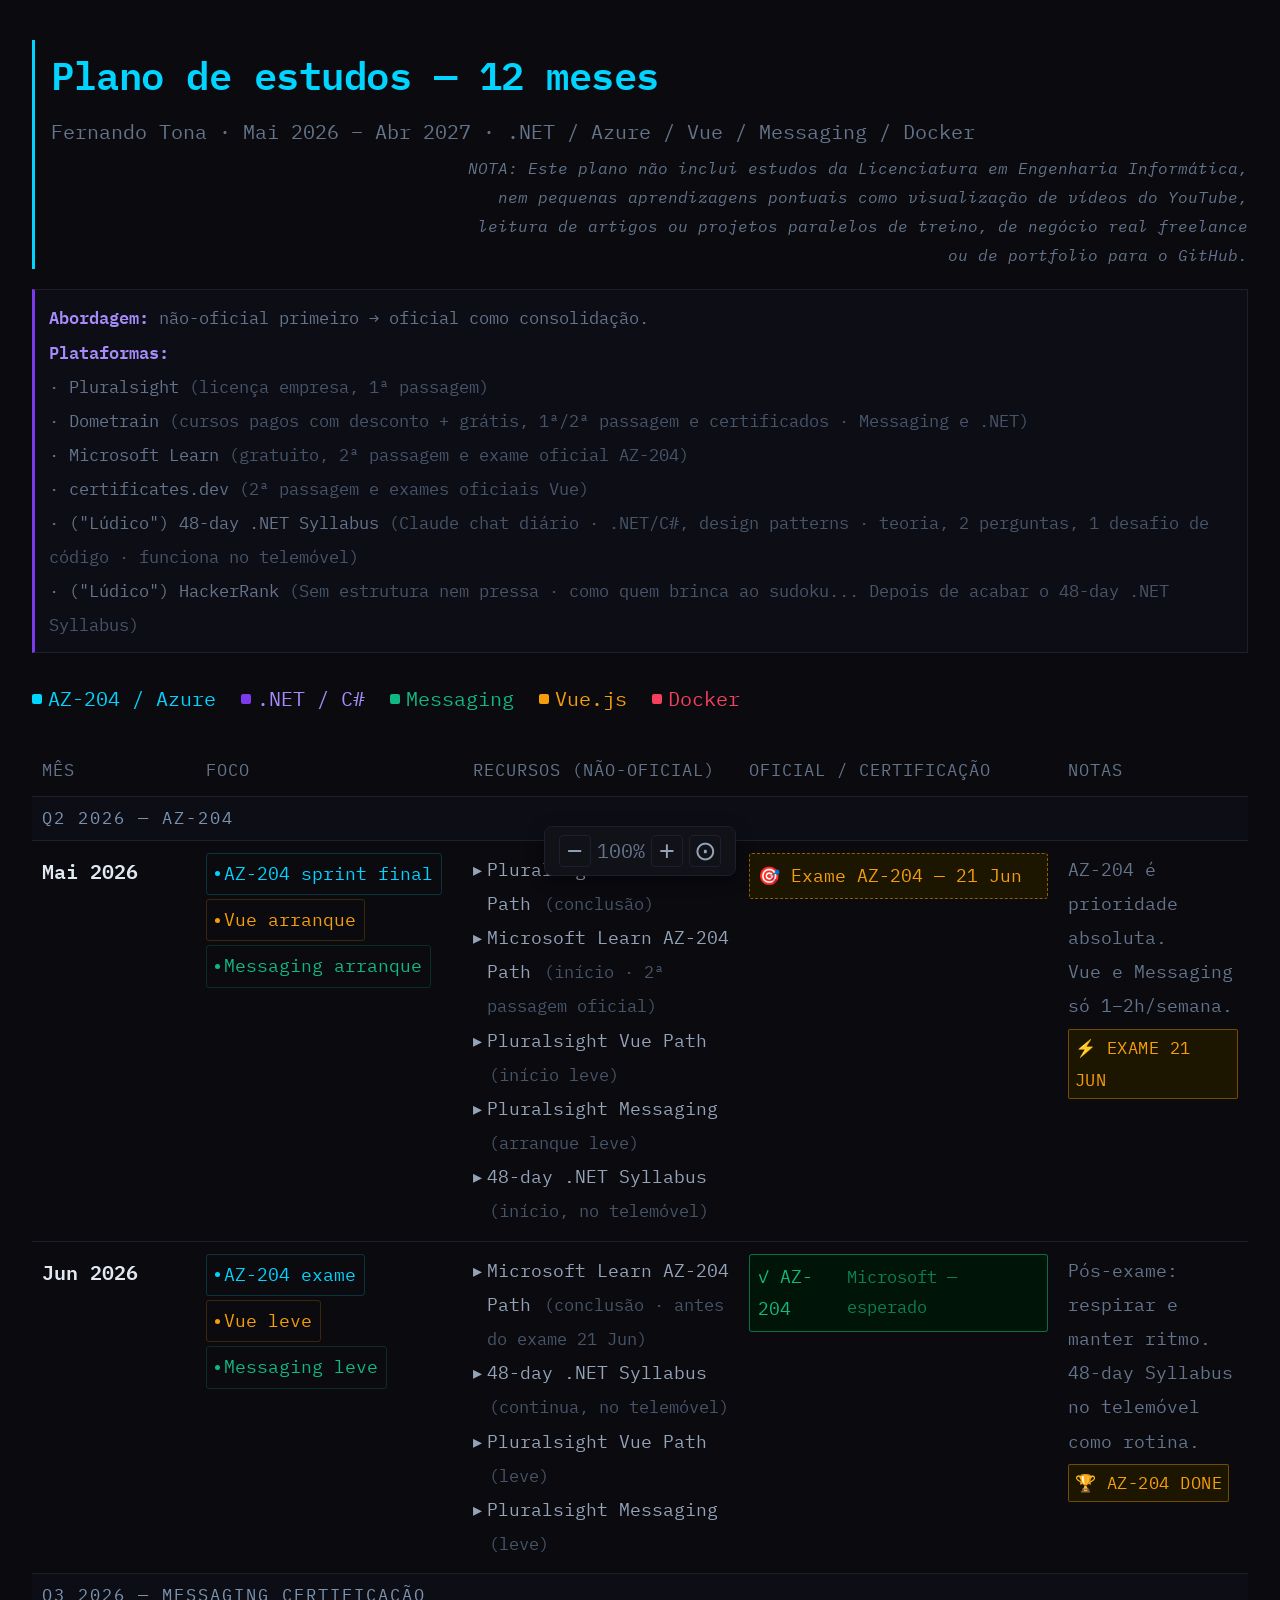
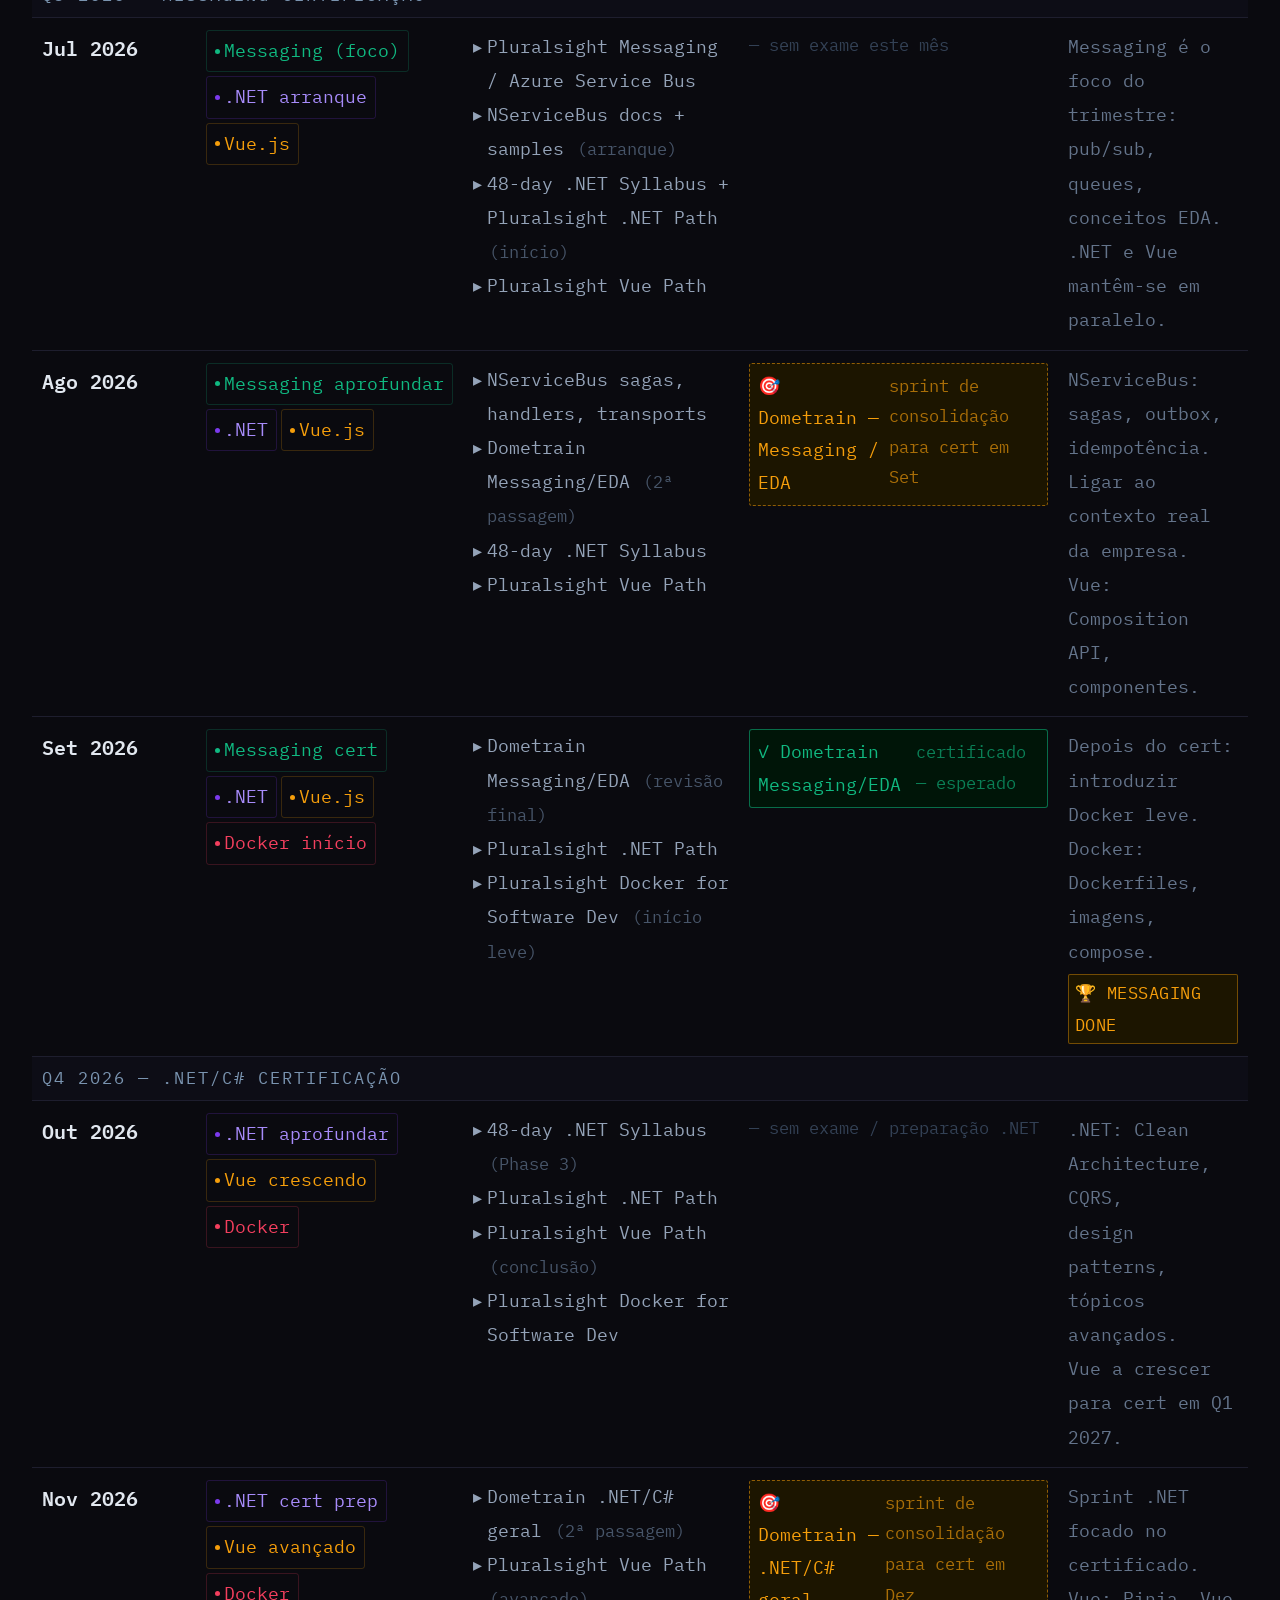
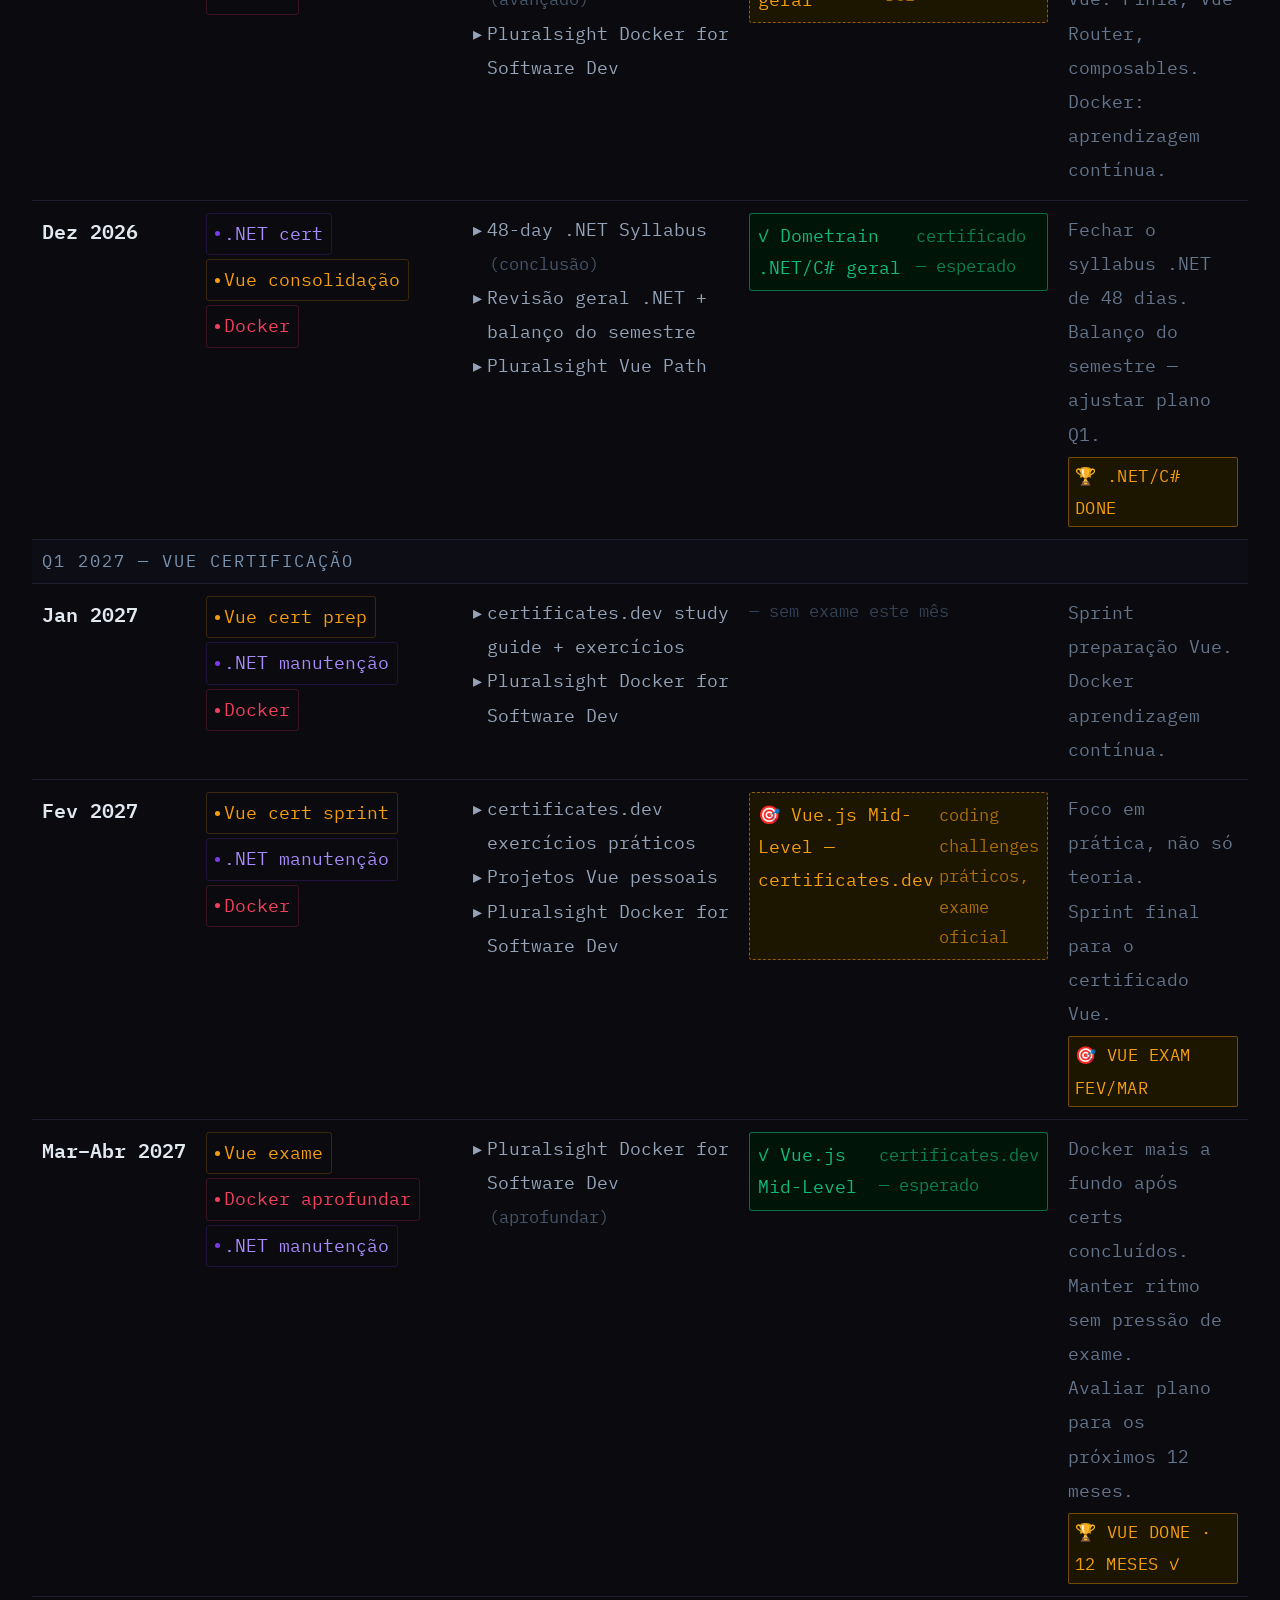
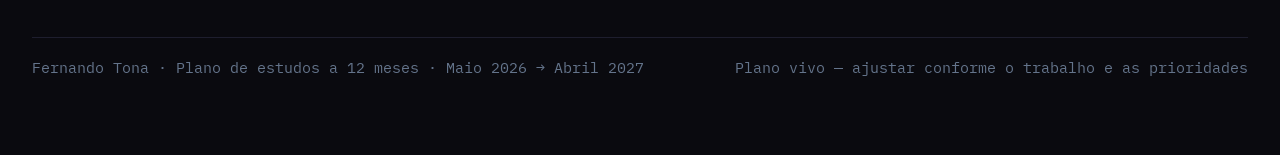
<file: index.html>
<!doctype html>
<html lang="pt">
  <head>
    <meta charset="UTF-8" />
    <meta name="viewport" content="width=device-width, initial-scale=1.0" />
    <link rel="stylesheet" href="style.css" />
    <title>Plano de Estudos — 12 Meses</title>
  </head>
  <body>
    <div id="content">
      <header>
        <h1>Plano de estudos — 12 meses</h1>
        <p>
          Fernando Tona · Mai 2026 – Abr 2027 · .NET / Azure / Vue / Messaging /
          Docker
        </p>
        <p class="header-note">
          NOTA: Este plano não inclui estudos da Licenciatura em Engenharia
          Informática, <br />
          nem pequenas aprendizagens pontuais como visualização de vídeos do
          YouTube, <br />
          leitura de artigos ou projetos paralelos de treino, de negócio real
          freelance <br />
          ou de portfolio para o GitHub.
        </p>
      </header>

      <div id="approach" class="approach-box"></div>
      <div id="legend" class="legend"></div>

      <table>
        <thead>
          <tr>
            <th>Mês</th>
            <th>Foco</th>
            <th>Recursos (não-oficial)</th>
            <th>Oficial / Certificação</th>
            <th>Notas</th>
          </tr>
        </thead>
        <tbody></tbody>
      </table>
    </div>

    <footer>
      <span>
        Fernando Tona · Plano de estudos a 12 meses · Maio 2026 → Abril 2027
      </span>
      <span>Plano vivo — ajustar conforme o trabalho e as prioridades</span>
    </footer>

    <div id="zoom-controls">
      <button id="zoom-out" title="Zoom out (Ctrl+scroll)">−</button>
      <span id="zoom-label">100%</span>
      <button id="zoom-in" title="Zoom in (Ctrl+scroll)">+</button>
      <button id="zoom-reset" title="Reset zoom">⊙</button>
    </div>

    <script src="data.js" defer></script>
    <script src="app.js" defer></script>
  </body>
</html>
</file>
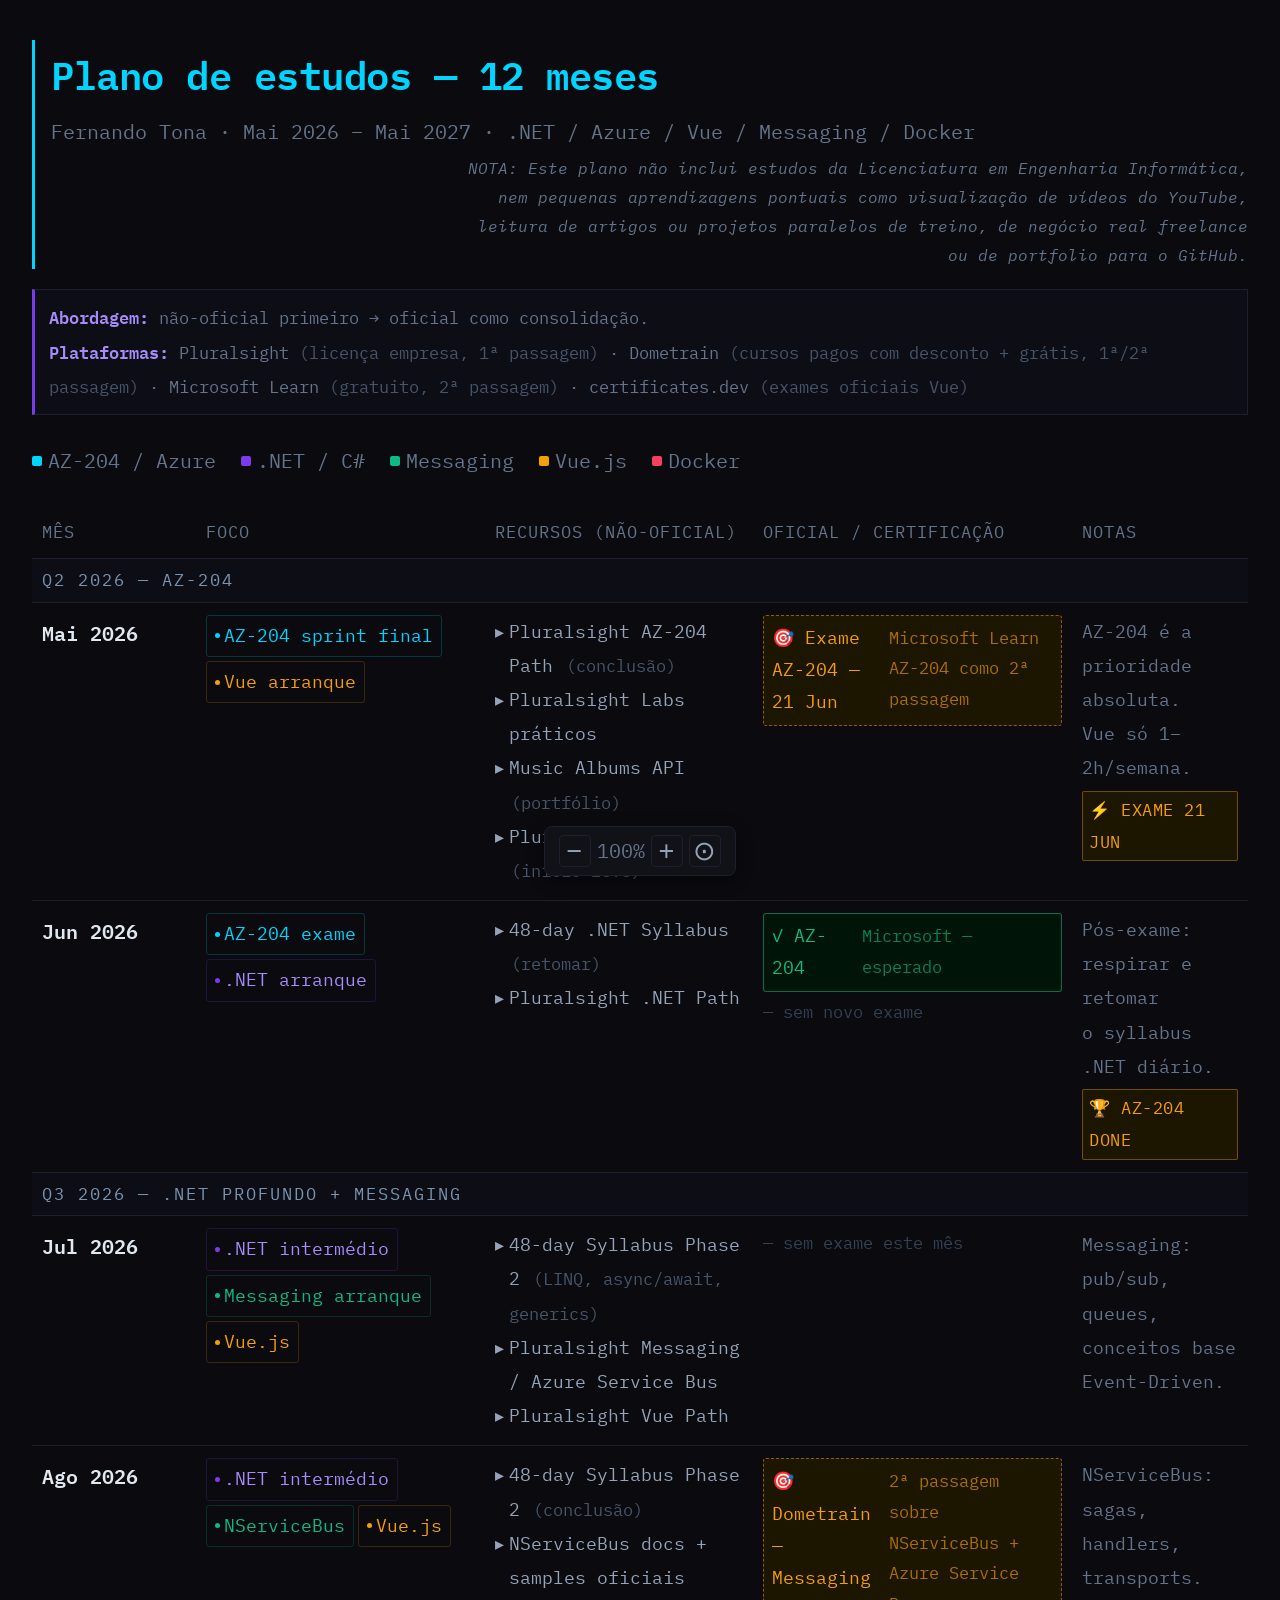
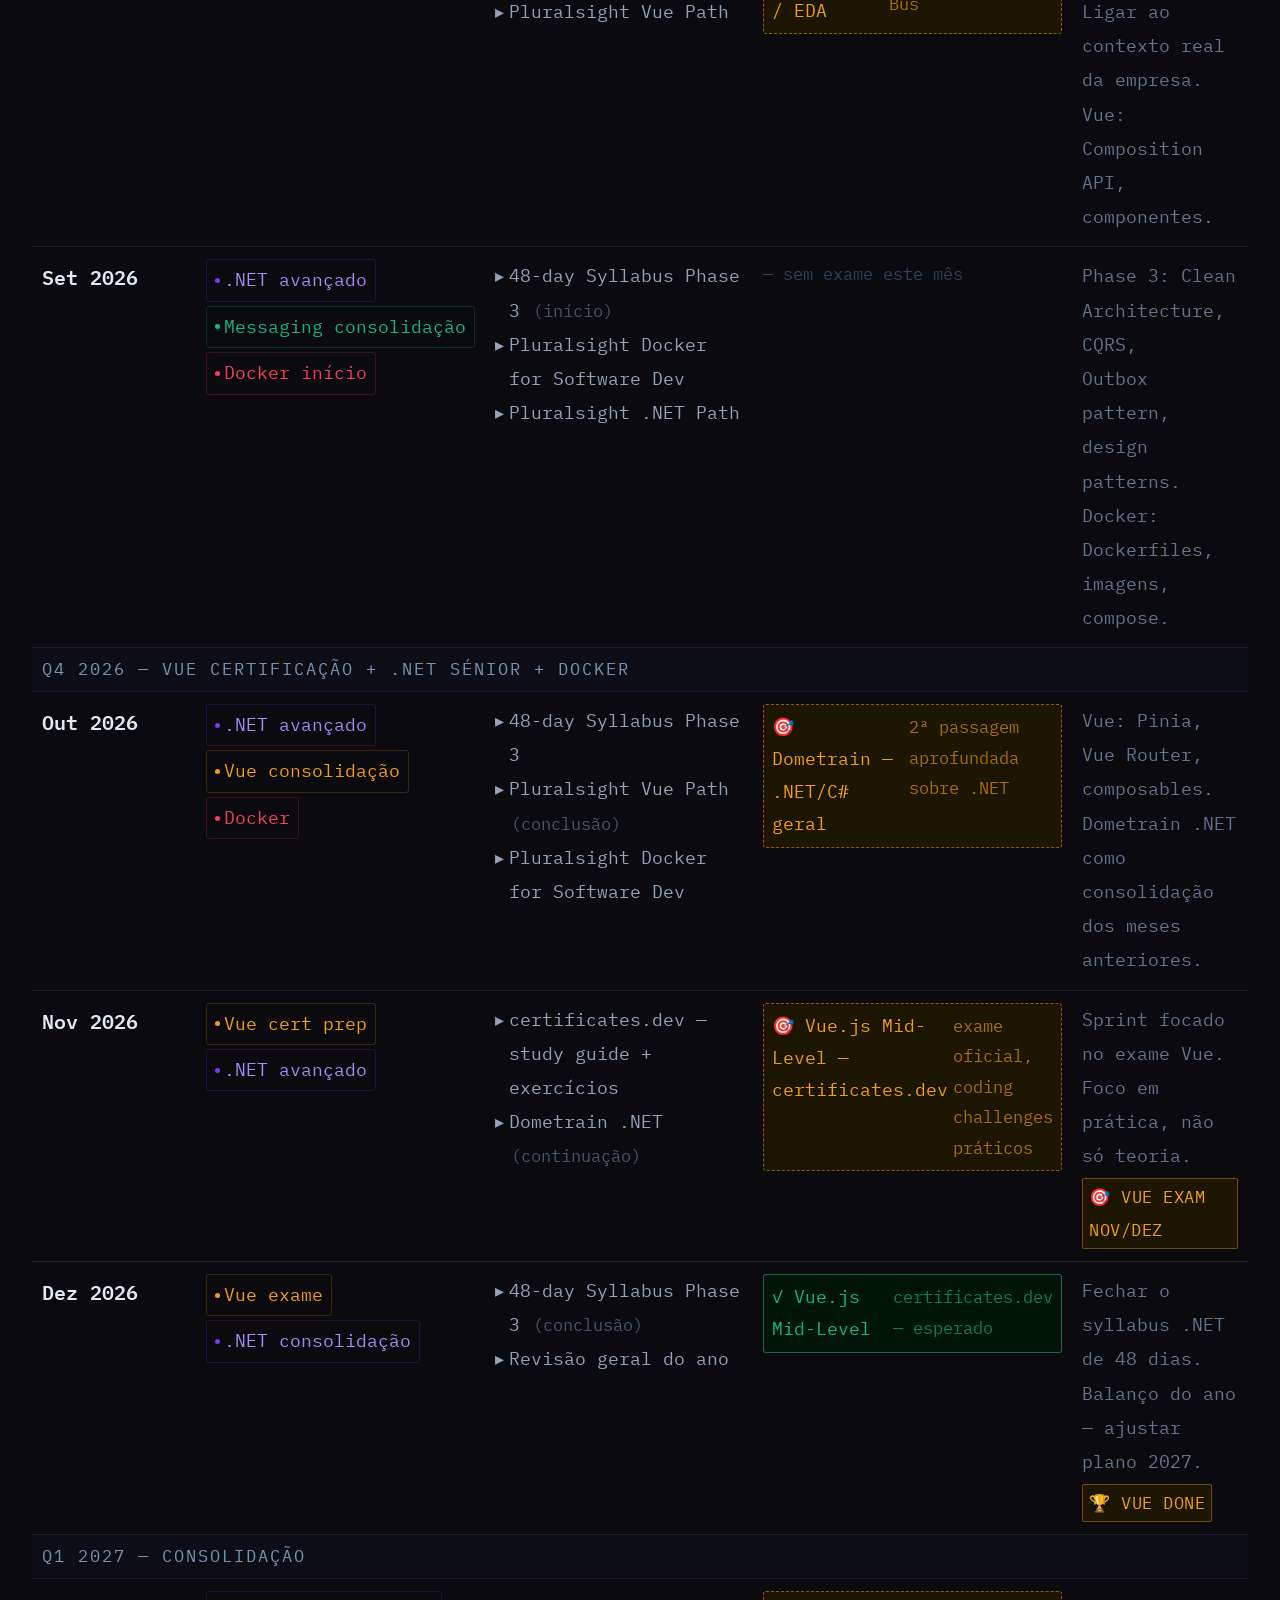
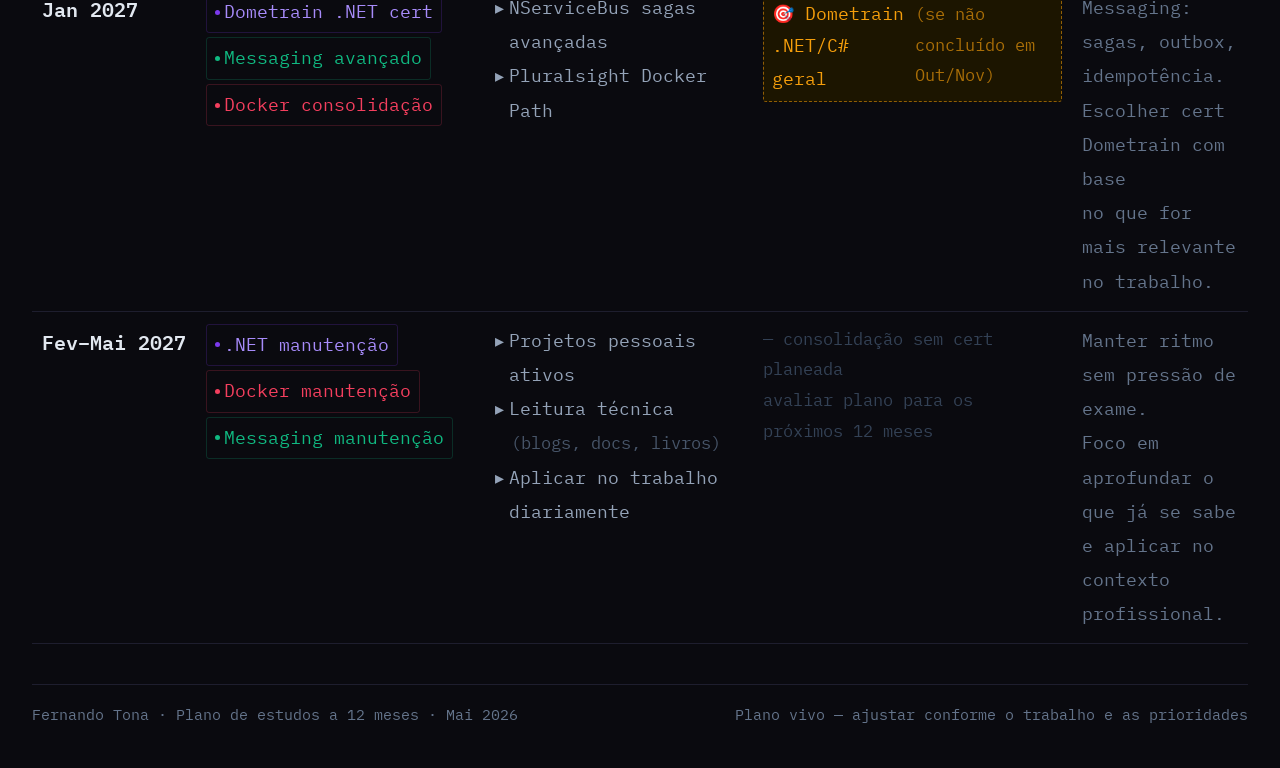
<file: study-plan-12-months.html>
<!doctype html>
<html lang="pt">
  <head>
    <meta charset="UTF-8" />
    <meta name="viewport" content="width=device-width, initial-scale=1.0" />
    <link rel="stylesheet" href="style.css" />
    <title>Plano de Estudos — 12 Meses</title>
  </head>
  <body>
    <div id="content">
      <header>
        <h1>Plano de estudos — 12 meses</h1>
        <p>
          Fernando Tona · Mai 2026 – Mai 2027 · .NET / Azure / Vue / Messaging /
          Docker
        </p>
        <p style="font-size: 16px; font-style: italic; text-align: end">
          NOTA: Este plano não inclui estudos da Licenciatura em Engenharia
          Informática, <br />
          nem pequenas aprendizagens pontuais como visualização de vídeos do
          YouTube, <br />
          leitura de artigos ou projetos paralelos de treino, de negócio real
          freelance <br />
          ou de portfolio para o GitHub.
        </p>
      </header>

      <div class="approach-box">
        <strong>Abordagem:</strong> não-oficial primeiro → oficial como
        consolidação.<br />
        <strong>Plataformas:</strong>
        Pluralsight
        <span style="color: #475569">(licença empresa, 1ª passagem)</span> ·
        Dometrain
        <span style="color: #475569"
          >(cursos pagos com desconto + grátis, 1ª/2ª passagem)</span
        >
        · Microsoft Learn
        <span style="color: #475569">(gratuito, 2ª passagem)</span> ·
        certificates.dev
        <span style="color: #475569">(exames oficiais Vue)</span>
      </div>

      <div class="legend">
        <div class="legend-item">
          <div class="dot" style="background: #00d4ff"></div>
          AZ-204 / Azure
        </div>
        <div class="legend-item">
          <div class="dot" style="background: #7c3aed"></div>
          .NET / C#
        </div>
        <div class="legend-item">
          <div class="dot" style="background: #10b981"></div>
          Messaging
        </div>
        <div class="legend-item">
          <div class="dot" style="background: #f59e0b"></div>
          Vue.js
        </div>
        <div class="legend-item">
          <div class="dot" style="background: #f43f5e"></div>
          Docker
        </div>
      </div>

      <table>
        <thead>
          <tr>
            <th>Mês</th>
            <th>Foco</th>
            <th>Recursos (não-oficial)</th>
            <th>Oficial / Certificação</th>
            <th>Notas</th>
          </tr>
        </thead>
        <tbody>
          <tr class="sep-row">
            <td colspan="5">Q2 2026 — AZ-204</td>
          </tr>

          <tr>
            <td><span class="month-label">Mai 2026</span></td>
            <td>
              <div class="pills">
                <span class="pill az"
                  ><span class="pill-dot"></span>AZ-204 sprint final</span
                >
                <span class="pill vue"
                  ><span class="pill-dot"></span>Vue arranque</span
                >
              </div>
            </td>
            <td>
              <div class="res-item">
                <span class="res-icon">▸</span
                ><span
                  >Pluralsight AZ-204 Path
                  <span class="res-platform">(conclusão)</span></span
                >
              </div>
              <div class="res-item">
                <span class="res-icon">▸</span
                ><span>Pluralsight Labs práticos</span>
              </div>
              <div class="res-item">
                <span class="res-icon">▸</span
                ><span
                  >Music Albums API
                  <span class="res-platform">(portfólio)</span></span
                >
              </div>
              <div class="res-item">
                <span class="res-icon">▸</span
                ><span
                  >Pluralsight Vue Path
                  <span class="res-platform">(início leve)</span></span
                >
              </div>
            </td>
            <td>
              <div class="cert-badge pending">
                🎯 Exame AZ-204 — 21 Jun<br /><span class="cert-sub"
                  >Microsoft Learn AZ-204 como 2ª passagem</span
                >
              </div>
            </td>
            <td class="notes-col">
              AZ-204 é a prioridade absoluta.<br />
              Vue só 1–2h/semana.
              <div><span class="milestone">⚡ Exame 21 Jun</span></div>
            </td>
          </tr>

          <tr>
            <td><span class="month-label">Jun 2026</span></td>
            <td>
              <div class="pills">
                <span class="pill az"
                  ><span class="pill-dot"></span>AZ-204 exame</span
                >
                <span class="pill net"
                  ><span class="pill-dot"></span>.NET arranque</span
                >
              </div>
            </td>
            <td>
              <div class="res-item">
                <span class="res-icon">▸</span
                ><span
                  >48-day .NET Syllabus
                  <span class="res-platform">(retomar)</span></span
                >
              </div>
              <div class="res-item">
                <span class="res-icon">▸</span
                ><span>Pluralsight .NET Path</span>
              </div>
            </td>
            <td>
              <div class="cert-badge done">
                ✓ AZ-204 <span class="cert-sub">Microsoft — esperado</span>
              </div>
              <div class="cert-badge none">— sem novo exame</div>
            </td>
            <td class="notes-col">
              Pós-exame: respirar e retomar<br />
              o syllabus .NET diário.
              <div><span class="milestone">🏆 AZ-204 done</span></div>
            </td>
          </tr>

          <tr class="sep-row">
            <td colspan="5">Q3 2026 — .NET profundo + Messaging</td>
          </tr>

          <tr>
            <td><span class="month-label">Jul 2026</span></td>
            <td>
              <div class="pills">
                <span class="pill net"
                  ><span class="pill-dot"></span>.NET intermédio</span
                >
                <span class="pill msg"
                  ><span class="pill-dot"></span>Messaging arranque</span
                >
                <span class="pill vue"
                  ><span class="pill-dot"></span>Vue.js</span
                >
              </div>
            </td>
            <td>
              <div class="res-item">
                <span class="res-icon">▸</span
                ><span
                  >48-day Syllabus Phase 2
                  <span class="res-platform"
                    >(LINQ, async/await, generics)</span
                  ></span
                >
              </div>
              <div class="res-item">
                <span class="res-icon">▸</span
                ><span>Pluralsight Messaging / Azure Service Bus</span>
              </div>
              <div class="res-item">
                <span class="res-icon">▸</span><span>Pluralsight Vue Path</span>
              </div>
            </td>
            <td>
              <div class="cert-badge none">— sem exame este mês</div>
            </td>
            <td class="notes-col">
              Messaging: pub/sub, queues,<br />
              conceitos base Event-Driven.
            </td>
          </tr>

          <tr>
            <td><span class="month-label">Ago 2026</span></td>
            <td>
              <div class="pills">
                <span class="pill net"
                  ><span class="pill-dot"></span>.NET intermédio</span
                >
                <span class="pill msg"
                  ><span class="pill-dot"></span>NServiceBus</span
                >
                <span class="pill vue"
                  ><span class="pill-dot"></span>Vue.js</span
                >
              </div>
            </td>
            <td>
              <div class="res-item">
                <span class="res-icon">▸</span
                ><span
                  >48-day Syllabus Phase 2
                  <span class="res-platform">(conclusão)</span></span
                >
              </div>
              <div class="res-item">
                <span class="res-icon">▸</span
                ><span>NServiceBus docs + samples oficiais</span>
              </div>
              <div class="res-item">
                <span class="res-icon">▸</span><span>Pluralsight Vue Path</span>
              </div>
            </td>
            <td>
              <div class="cert-badge pending">
                🎯 Dometrain — Messaging / EDA<br /><span class="cert-sub"
                  >2ª passagem sobre NServiceBus + Azure Service Bus</span
                >
              </div>
            </td>
            <td class="notes-col">
              NServiceBus: sagas, handlers, transports.<br />
              Ligar ao contexto real da empresa.<br />
              Vue: Composition API, componentes.
            </td>
          </tr>

          <tr>
            <td><span class="month-label">Set 2026</span></td>
            <td>
              <div class="pills">
                <span class="pill net"
                  ><span class="pill-dot"></span>.NET avançado</span
                >
                <span class="pill msg"
                  ><span class="pill-dot"></span>Messaging consolidação</span
                >
                <span class="pill docker"
                  ><span class="pill-dot"></span>Docker início</span
                >
              </div>
            </td>
            <td>
              <div class="res-item">
                <span class="res-icon">▸</span
                ><span
                  >48-day Syllabus Phase 3
                  <span class="res-platform">(início)</span></span
                >
              </div>
              <div class="res-item">
                <span class="res-icon">▸</span
                ><span>Pluralsight Docker for Software Dev</span>
              </div>
              <div class="res-item">
                <span class="res-icon">▸</span
                ><span>Pluralsight .NET Path</span>
              </div>
            </td>
            <td>
              <div class="cert-badge none">— sem exame este mês</div>
            </td>
            <td class="notes-col">
              Phase 3: Clean Architecture, CQRS,<br />
              Outbox pattern, design patterns.<br />
              Docker: Dockerfiles, imagens, compose.
            </td>
          </tr>

          <tr class="sep-row">
            <td colspan="5">
              Q4 2026 — Vue certificação + .NET sénior + Docker
            </td>
          </tr>

          <tr>
            <td><span class="month-label">Out 2026</span></td>
            <td>
              <div class="pills">
                <span class="pill net"
                  ><span class="pill-dot"></span>.NET avançado</span
                >
                <span class="pill vue"
                  ><span class="pill-dot"></span>Vue consolidação</span
                >
                <span class="pill docker"
                  ><span class="pill-dot"></span>Docker</span
                >
              </div>
            </td>
            <td>
              <div class="res-item">
                <span class="res-icon">▸</span
                ><span>48-day Syllabus Phase 3</span>
              </div>
              <div class="res-item">
                <span class="res-icon">▸</span
                ><span
                  >Pluralsight Vue Path
                  <span class="res-platform">(conclusão)</span></span
                >
              </div>
              <div class="res-item">
                <span class="res-icon">▸</span
                ><span>Pluralsight Docker for Software Dev</span>
              </div>
            </td>
            <td>
              <div class="cert-badge pending">
                🎯 Dometrain — .NET/C# geral<br /><span class="cert-sub"
                  >2ª passagem aprofundada sobre .NET</span
                >
              </div>
            </td>
            <td class="notes-col">
              Vue: Pinia, Vue Router, composables.<br />
              Dometrain .NET como consolidação<br />
              dos meses anteriores.
            </td>
          </tr>

          <tr>
            <td><span class="month-label">Nov 2026</span></td>
            <td>
              <div class="pills">
                <span class="pill vue"
                  ><span class="pill-dot"></span>Vue cert prep</span
                >
                <span class="pill net"
                  ><span class="pill-dot"></span>.NET avançado</span
                >
              </div>
            </td>
            <td>
              <div class="res-item">
                <span class="res-icon">▸</span
                ><span>certificates.dev — study guide + exercícios</span>
              </div>
              <div class="res-item">
                <span class="res-icon">▸</span
                ><span
                  >Dometrain .NET
                  <span class="res-platform">(continuação)</span></span
                >
              </div>
            </td>
            <td>
              <div class="cert-badge pending">
                🎯 Vue.js Mid-Level — certificates.dev<br /><span
                  class="cert-sub"
                  >exame oficial, coding challenges práticos</span
                >
              </div>
            </td>
            <td class="notes-col">
              Sprint focado no exame Vue.<br />
              Foco em prática, não só teoria.
              <div><span class="milestone">🎯 Vue exam Nov/Dez</span></div>
            </td>
          </tr>

          <tr>
            <td><span class="month-label">Dez 2026</span></td>
            <td>
              <div class="pills">
                <span class="pill vue"
                  ><span class="pill-dot"></span>Vue exame</span
                >
                <span class="pill net"
                  ><span class="pill-dot"></span>.NET consolidação</span
                >
              </div>
            </td>
            <td>
              <div class="res-item">
                <span class="res-icon">▸</span
                ><span
                  >48-day Syllabus Phase 3
                  <span class="res-platform">(conclusão)</span></span
                >
              </div>
              <div class="res-item">
                <span class="res-icon">▸</span><span>Revisão geral do ano</span>
              </div>
            </td>
            <td>
              <div class="cert-badge done">
                ✓ Vue.js Mid-Level
                <span class="cert-sub">certificates.dev — esperado</span>
              </div>
            </td>
            <td class="notes-col">
              Fechar o syllabus .NET de 48 dias.<br />
              Balanço do ano — ajustar plano 2027.
              <div><span class="milestone">🏆 Vue done</span></div>
            </td>
          </tr>

          <tr class="sep-row">
            <td colspan="5">Q1 2027 — Consolidação</td>
          </tr>

          <tr>
            <td><span class="month-label">Jan 2027</span></td>
            <td>
              <div class="pills">
                <span class="pill net"
                  ><span class="pill-dot"></span>Dometrain .NET cert</span
                >
                <span class="pill msg"
                  ><span class="pill-dot"></span>Messaging avançado</span
                >
                <span class="pill docker"
                  ><span class="pill-dot"></span>Docker consolidação</span
                >
              </div>
            </td>
            <td>
              <div class="res-item">
                <span class="res-icon">▸</span
                ><span>NServiceBus sagas avançadas</span>
              </div>
              <div class="res-item">
                <span class="res-icon">▸</span
                ><span>Pluralsight Docker Path</span>
              </div>
            </td>
            <td>
              <div class="cert-badge pending">
                🎯 Dometrain .NET/C# geral<br /><span class="cert-sub"
                  >(se não concluído em Out/Nov)</span
                >
              </div>
            </td>
            <td class="notes-col">
              Messaging: sagas, outbox, idempotência.<br />
              Escolher cert Dometrain com base<br />
              no que for mais relevante no trabalho.
            </td>
          </tr>

          <tr>
            <td><span class="month-label">Fev–Mai 2027</span></td>
            <td>
              <div class="pills">
                <span class="pill net"
                  ><span class="pill-dot"></span>.NET manutenção</span
                >
                <span class="pill docker"
                  ><span class="pill-dot"></span>Docker manutenção</span
                >
                <span class="pill msg"
                  ><span class="pill-dot"></span>Messaging manutenção</span
                >
              </div>
            </td>
            <td>
              <div class="res-item">
                <span class="res-icon">▸</span
                ><span>Projetos pessoais ativos</span>
              </div>
              <div class="res-item">
                <span class="res-icon">▸</span
                ><span
                  >Leitura técnica
                  <span class="res-platform">(blogs, docs, livros)</span></span
                >
              </div>
              <div class="res-item">
                <span class="res-icon">▸</span
                ><span>Aplicar no trabalho diariamente</span>
              </div>
            </td>
            <td>
              <div class="cert-badge none">
                — consolidação sem cert planeada<br />avaliar plano para os
                próximos 12 meses
              </div>
            </td>
            <td class="notes-col">
              Manter ritmo sem pressão de exame.<br />
              Foco em aprofundar o que já se sabe<br />
              e aplicar no contexto profissional.
            </td>
          </tr>
        </tbody>
      </table>

      <footer>
        <span>Fernando Tona · Plano de estudos a 12 meses · Mai 2026</span>
        <span>Plano vivo — ajustar conforme o trabalho e as prioridades</span>
      </footer>
    </div>

    <div id="zoom-controls">
      <button id="zoom-out" title="Zoom out (Ctrl+scroll)">−</button>
      <span id="zoom-label">100%</span>
      <button id="zoom-in" title="Zoom in (Ctrl+scroll)">+</button>
      <button id="zoom-reset" title="Reset zoom">⊙</button>
    </div>

    <script src="app.js" defer></script>
  </body>
</html>
</file>
<file: style.css>
@import url("https://fonts.googleapis.com/css2?family=IBM+Plex+Mono:wght@400;600&family=IBM+Plex+Sans:wght@300;400;600&display=swap");

:root {
  --bg: #0a0a0f;
  --surface: #111118;
  --border: #1e1e2e;
  --accent: #00d4ff;
  --text: #e2e8f0;
  --muted: #64748b;
  --mono: "IBM Plex Mono", monospace;
  --sans: "IBM Plex Sans", sans-serif;
}

* {
  box-sizing: border-box;
  margin: 0;
  padding: 0;
}

body {
  background: var(--bg);
  color: var(--text);
  font-family: var(--sans);
  font-size: 23px;
  line-height: 1.8;
  padding: 40px 32px;
  min-height: 100vh;
}

header {
  margin-bottom: 16px;
  border-left: 3px solid var(--accent);
  padding-left: 16px;
}

header h1 {
  font-family: var(--mono);
  font-size: 39px;
  font-weight: 600;
  color: var(--accent);
  letter-spacing: -0.5px;
}

header p {
  color: var(--muted);
  font-family: var(--mono);
  font-size: 20px;
  margin-top: 4px;
}

.header-note {
  font-size: 16px;
  font-style: italic;
  text-align: end;
}

.approach-box {
  margin: 20px 0 28px 0;
  padding: 10px 14px;
  border: 1px solid #1e1e2e;
  border-left: 3px solid #7c3aed;
  background: #0d0d16;
  font-family: var(--mono);
  font-size: 17px;
  color: var(--muted);
  line-height: 2;
}

.approach-box strong {
  color: #a78bfa;
  font-weight: 600;
}

.approach-note {
  color: #475569;
}

.legend {
  display: flex;
  flex-wrap: wrap;
  gap: 25px;
  margin-bottom: 28px;
}

.legend-item {
  display: flex;
  align-items: center;
  gap: 6px;
  font-family: var(--mono);
  font-size: 20px;
  color: var(--muted);
}

.dot {
  width: 10px;
  height: 10px;
  border-radius: 2px;
  flex-shrink: 0;
}

table {
  width: 100%;
  border-collapse: collapse;
  font-family: var(--mono);
  font-size: 20px;
}
thead tr {
  border-bottom: 1px solid var(--border);
}

th {
  text-align: left;
  padding: 10px 10px;
  color: var(--muted);
  font-weight: 400;
  font-size: 17px;
  text-transform: uppercase;
  letter-spacing: 1px;
  white-space: nowrap;
}

th:nth-child(1) {
  width: 140px;
}
th:nth-child(2) {
  width: 16%;
}
th:nth-child(3) {
  width: 26%;
}
th:nth-child(4) {
  width: 26%;
}
th:nth-child(5) {
  width: 22%;
}

tbody tr {
  border-bottom: 1px solid var(--border);
  transition: background 0.15s;
}
tbody tr:hover {
  background: var(--surface);
}

td {
  padding: 12px 10px;
  vertical-align: top;
}

td:first-child {
  color: var(--muted);
  white-space: nowrap;
  font-size: 18px;
}

.month-label {
  font-weight: 600;
  color: var(--text);
  font-size: 20px;
  display: block;
}

.pills {
  display: flex;
  flex-wrap: wrap;
  gap: 4px;
}

.pill {
  display: inline-flex;
  align-items: center;
  gap: 4px;
  padding: 4px 8px;
  border-radius: 3px;
  font-size: 18px;
  border: 1px solid transparent;
  white-space: nowrap;
}

.pill-dot {
  width: 5px;
  height: 5px;
  border-radius: 50%;
  flex-shrink: 0;
}

.az {
  border-color: #00d4ff33;
  color: #00d4ff;
}
.az .pill-dot,
.az .dot {
  background: #00d4ff;
}
.net {
  border-color: #7c3aed33;
  color: #a78bfa;
}
.net .pill-dot,
.net .dot {
  background: #7c3aed;
}
.msg {
  border-color: #10b98133;
  color: #10b981;
}
.msg .pill-dot,
.msg .dot {
  background: #10b981;
}
.vue {
  border-color: #f59e0b33;
  color: #f59e0b;
}
.vue .pill-dot,
.vue .dot {
  background: #f59e0b;
}
.docker {
  border-color: #f43f5e33;
  color: #f43f5e;
}
.docker .pill-dot,
.docker .dot {
  background: #f43f5e;
}

.res-item {
  display: flex;
  align-items: flex-start;
  gap: 5px;
  color: #94a3b8;
  font-size: 18px;
  line-height: 1.9;
}
.res-icon {
  flex-shrink: 0;
}
.res-platform {
  font-size: 17px;
  color: #475569;
  margin-left: 2px;
}

.cert-badge {
  display: flex;
  align-items: flex-start;
  gap: 5px;
  margin-bottom: 5px;
  padding: 6px 8px;
  border-radius: 3px;
  font-size: 18px;
  line-height: 1.8;
}
.cert-badge.pending {
  border: 1px dashed #f59e0b88;
  color: #f59e0b;
  background: #1c1500;
}
.cert-badge.done {
  border: 1px solid #10b98188;
  color: #10b981;
  background: #001508;
}
.cert-badge.none {
  color: #334155;
  font-size: 17px;
  padding: 0;
}

.cert-sub {
  font-size: 17px;
  opacity: 0.65;
  display: block;
  margin-top: 1px;
}

.notes-col {
  color: var(--muted);
  font-size: 18px;
  line-height: 1.9;
}

.milestone {
  display: inline-block;
  background: #1c1500;
  border: 1px solid #f59e0b66;
  color: #f59e0b;
  font-size: 17px;
  padding: 2px 6px;
  border-radius: 2px;
  margin-top: 5px;
  text-transform: uppercase;
  letter-spacing: 0.5px;
}

.sep-row td {
  padding: 6px 10px;
  background: #0d0d16;
  color: #7a94b0;
  font-size: 17px;
  text-transform: uppercase;
  letter-spacing: 2px;
  border-top: 1px solid var(--border);
}

#zoom-controls {
  position: fixed;
  bottom: 24px;
  left: 50%;
  transform: translateX(-50%);
  display: flex;
  align-items: center;
  gap: 6px;
  background: #111118;
  border: 1px solid #1e1e2e;
  border-radius: 8px;
  padding: 6px 14px;
  font-family: "IBM Plex Mono", monospace;
  font-size: 20px;
  z-index: 9999;
  box-shadow: 0 4px 16px #00000066;
}

#zoom-controls button {
  background: none;
  border: 1px solid #1e1e2e;
  color: #94a3b8;
  border-radius: 4px;
  width: 32px;
  height: 32px;
  cursor: pointer;
  font-size: 27px;
  line-height: 1;
  display: flex;
  align-items: center;
  justify-content: center;
  transition:
    background 0.15s,
    color 0.15s;
}

#zoom-controls button:hover {
  background: #1e1e2e;
  color: #e2e8f0;
}

#zoom-label {
  color: #64748b;
  min-width: 44px;
  text-align: center;
  font-size: 20px;
}

footer {
  margin-top: 40px;
  padding-top: 16px;
  border-top: 1px solid var(--border);
  color: var(--muted);
  font-family: var(--mono);
  font-size: 15px;
  display: flex;
  justify-content: space-between;
  flex-wrap: wrap;
  gap: 8px;
}
</file>
